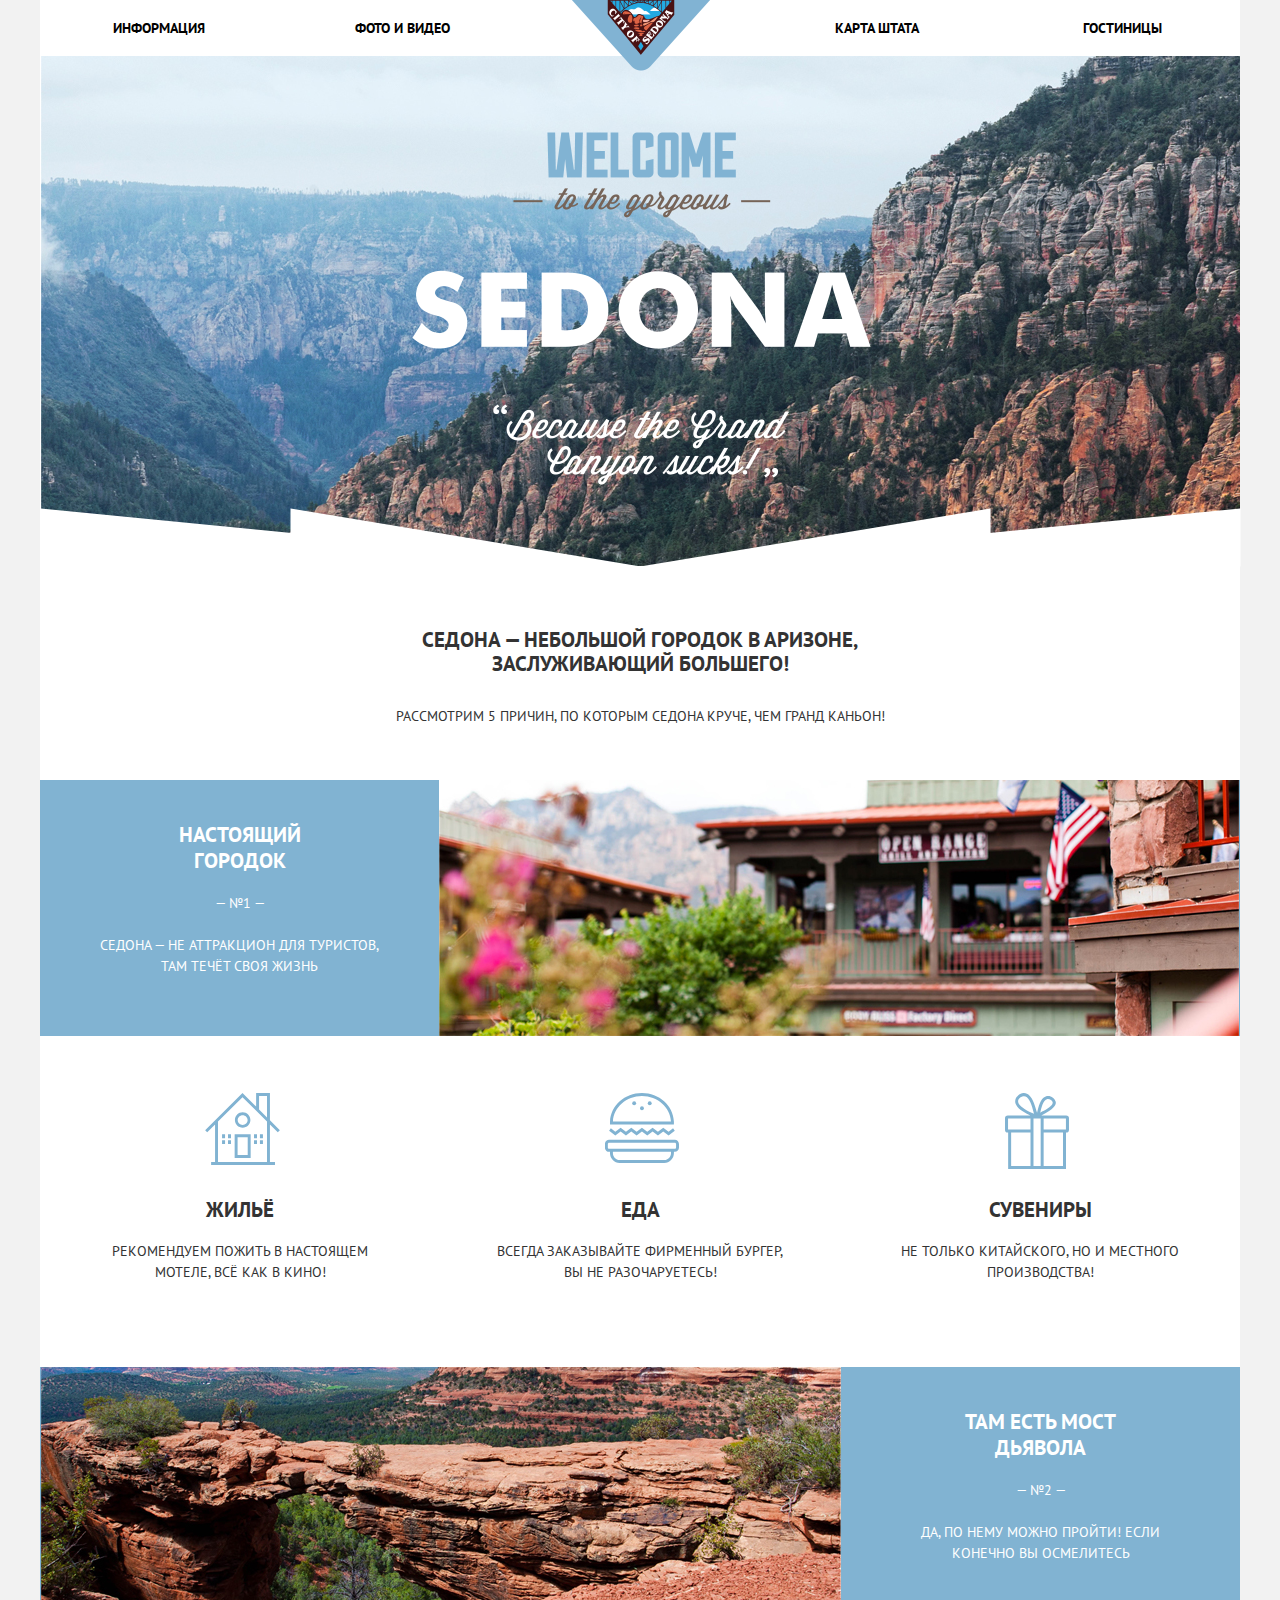
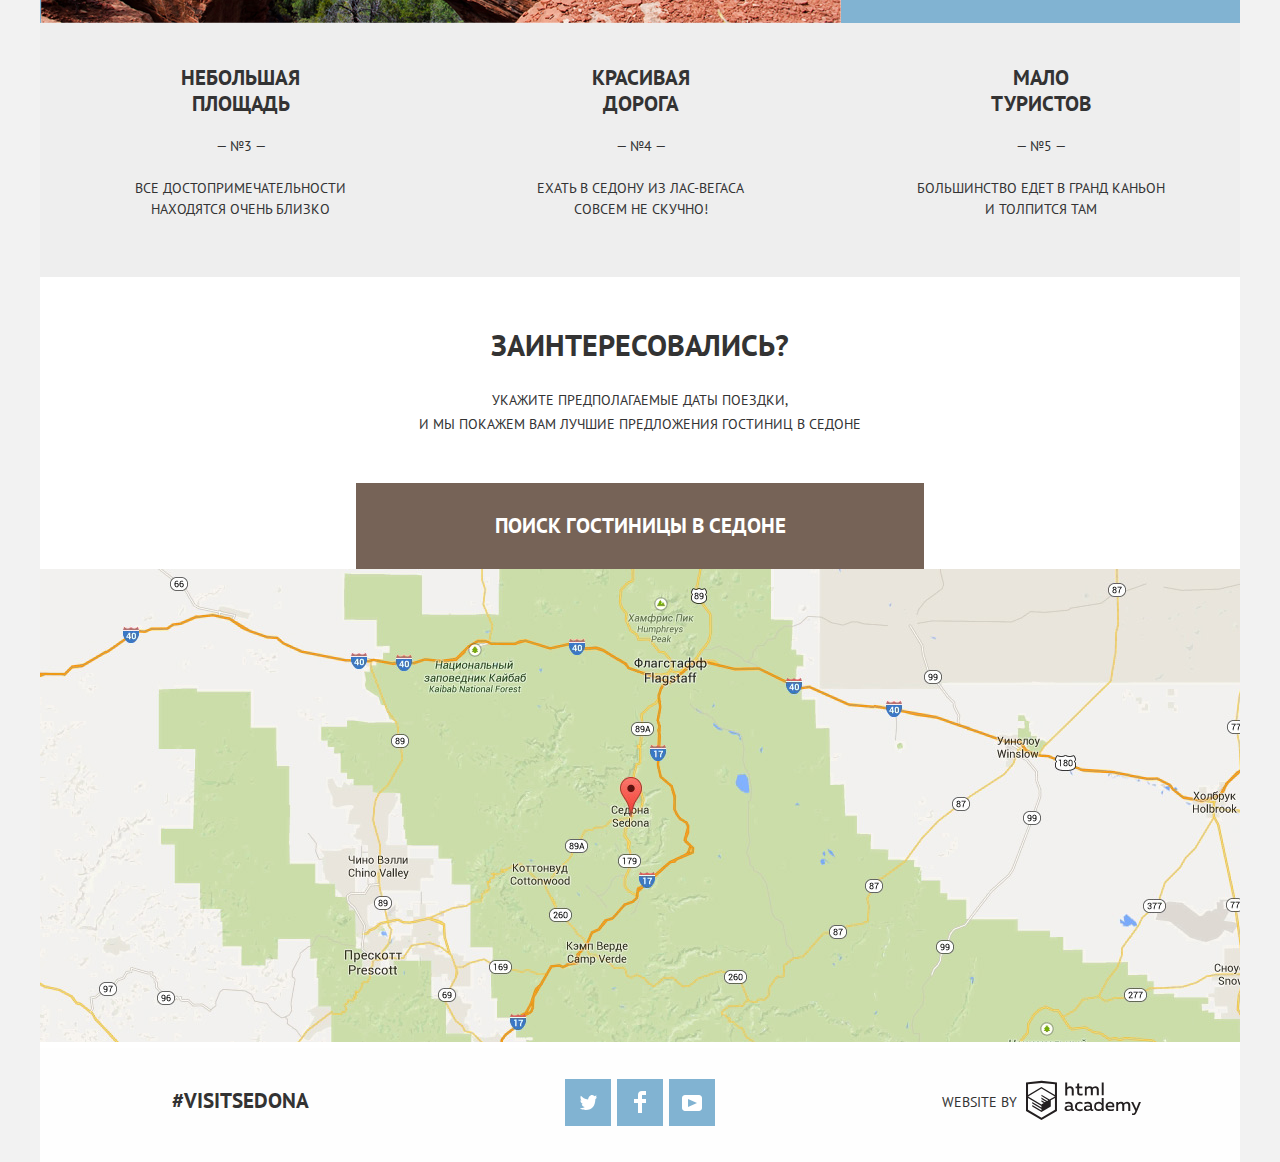
<file: index.html>
<!DOCTYPE html>
<html lang="ru">
<head>
    <meta charset="UTF-8">
    <title>Sedona</title>
    <link href="https://fonts.googleapis.com/css?family=PT+Sans:400,700&amp;subset=cyrillic" rel="stylesheet">
    <link href="css/style.css" rel="stylesheet">
</head>
<body>
<header class="main-header">

    <a class="main-header-logo"><img src="img/logo.png" width="140" height="71" alt="Логотип сайта"></a>
    <nav class="main-navigation">
        <ul class="site-navigation">
            <li class="site-navigation-item"><a href="#">Информация</a></li>
            <li class="site-navigation-item"><a href="#">Фото и видео</a></li>
            <li class="site-navigation-item"><a href="#">Карта штата</a></li>
            <li class="site-navigation-item"><a href="catalog-hotels.html">Гостиницы</a></li>
        </ul>
    </nav>

</header>
<main class="main-page">
    <h1 class="visually-hidden">Поиск гостиниц в Седоне</h1>
    <section class="promo">
        <h2 class="visually-hidden">Седона промо</h2>
        <img class="promo-welcome" src="img/welcome.png" width="459" height="353"
             alt="Лого:Welcome to the gorgeous Sedona ">
        <img class="promo-decor" src="img/polygon.png" width="1201" height="59" alt="">
    </section>

    <section class="features">
        <h2 class="features-title">Седона — небольшой городок в Аризоне,
            заслуживающий большего!</h2>
        <p class="features-text">Рассмотрим 5 причин, по которым Седона круче, чем гранд каньон!</p>
        <div class="features-container">
            <ul class="features-list">
                <li class="features-item features-item-blue">
                    <div class="features-item-container blue-container">
                        <h3>Настоящий
                            городок</h3>
                        <span>— №1 —</span>
                        <p>Седона — не аттракцион для туристов, там течёт своя жизнь</p>
                    </div>
                    <img src="img/feature1.jpg" width="800" height="256" alt="Город Седона">
                </li>
                <li class="offers">
                    <ul class="offers-list">
                        <li class="offers-item">
                            <div class="offers-container">
                                <h3 class="offers-title offers-title-house">Жильё</h3>
                                <p>Рекомендуем пожить в настоящем мотеле, всё как в кино!</p>
                            </div>
                        </li>
                        <li class="offers-item">
                            <div class="offers-container">
                                <h3 class="offers-title offers-title-food">Еда</h3>
                                <p>Всегда заказывайте фирменный бургер, вы не разочаруетесь!</p>
                            </div>
                        </li>
                        <li class="offers-item">
                            <div class="offers-container">
                                <h3 class="offers-title offers-title-souvenirs">Сувениры</h3>
                                <p>Не только китайского, но и местного производства!</p>
                            </div>
                        </li>
                    </ul>
                </li>
                <li class="features-item features-item-blue">
                    <div class="features-item-container blue-container">
                        <h3>Там есть
                            Мост дьявола
                        </h3>
                        <span>— №2 —</span>
                        <p>Да, по нему можно пройти! Если конечно вы осмелитесь</p>
                    </div>
                    <img src="img/feature2.jpg" width="800" height="256" alt="Мост Дьявола">
                </li>
                <li class="features-item features-item-gray">
                    <div class="features-item-container gray-container">
                        <h3>Небольшая
                            площадь</h3>
                        <span>— №3 —</span>
                        <p>Все достопримечательности
                            находятся очень близко</p>
                    </div>
                </li>
                <li class="features-item features-item-gray">
                    <div class="features-item-container gray-container">
                        <h3>Красивая
                            дорога</h3>
                        <span>— №4 —</span>
                        <p>Ехать в Седону из Лас-Вегаса совсем
                            не скучно!</p>
                    </div>
                </li>
                <li class="features-item features-item-gray">
                    <div class="features-item-container gray-container">
                        <h3>Мало
                            туристов</h3>
                        <span>— №5 —</span>
                        <p>Большинство едет в гранд каньон
                            и толпится там</p>
                    </div>
                </li>
            </ul>
        </div>
    </section>
    <section class="search">
        <h2 class="title-search">Заинтересовались?</h2>
        <p>Укажите предполагаемые даты поездки,<br>
            и мы покажем вам лучшие предложения гостиниц в седоне</p>
        <a href="#" class="button button-search">Поиск гостиницы в Седоне</a>
        <section class="modal-search">
            <h2 class="visually-hidden">Модальное окно поиска гостиниц</h2>
            <form class="date-form">
                <div class="date-row ">
                    <label class="date-title" for="arrival-date">Дата заезда:</label>
                    <input class="date-input arrival" type="text" id="arrival-date" value="24 апреля 2017" >
                    <svg class="calendar calendar-one " xmlns="http://www.w3.org/2000/svg" width="21" height="22" viewBox="0 0 21 22">
                        <path d="M19.251 2.025h-2.845V.648c0-.381-.294-.689-.656-.689-.363 0-.656.308-.656.689v1.377h-3.938V.648c0-.381-.294-.689-.655-.689-.363 0-.657.308-.657.689v1.377H5.906V.648c0-.381-.294-.689-.656-.689-.363 0-.657.308-.657.689v1.377H1.75C.784 2.025 0 2.847 0 3.862v16.302C0 21.179.784 22 1.75 22h17.501c.966 0 1.749-.821 1.749-1.836V3.862c0-1.015-.783-1.837-1.749-1.837zm.437 18.139a.448.448 0 0 1-.437.459H1.75a.45.45 0 0 1-.438-.459V3.862a.45.45 0 0 1 .438-.459h2.844v1.378c0 .381.294.689.657.689.362 0 .656-.308.656-.689V3.403h3.938v1.378c0 .381.294.689.657.689.361 0 .655-.308.655-.689V3.403h3.938v1.378c0 .381.293.689.656.689.362 0 .656-.308.656-.689V3.403h2.845c.241 0 .437.206.437.459v16.302z"/>
                        <path d="M4.594 8.225h2.625v2.066H4.594zM4.594 11.668h2.625v2.067H4.594zM4.594 15.112h2.625v2.066H4.594zM9.188 15.112h2.625v2.066H9.188zM9.188 11.668h2.625v2.067H9.188zM9.188 8.225h2.625v2.066H9.188zM13.781 15.112h2.625v2.066h-2.625zM13.781 11.668h2.625v2.067h-2.625zM13.781 8.225h2.625v2.066h-2.625z"/>
                    </svg>
                </div>
                <div class="date-row">
                    <label class="date-title" for="departure-date">Дата выезда:</label>
                    <input class="date-input departure" type="text" id="departure-date" value="4 июля 2017">
                    <svg class="calendar calendar-two" xmlns="http://www.w3.org/2000/svg" width="21" height="22" viewBox="0 0 21 22">
                        <path d="M19.251 2.025h-2.845V.648c0-.381-.294-.689-.656-.689-.363 0-.656.308-.656.689v1.377h-3.938V.648c0-.381-.294-.689-.655-.689-.363 0-.657.308-.657.689v1.377H5.906V.648c0-.381-.294-.689-.656-.689-.363 0-.657.308-.657.689v1.377H1.75C.784 2.025 0 2.847 0 3.862v16.302C0 21.179.784 22 1.75 22h17.501c.966 0 1.749-.821 1.749-1.836V3.862c0-1.015-.783-1.837-1.749-1.837zm.437 18.139a.448.448 0 0 1-.437.459H1.75a.45.45 0 0 1-.438-.459V3.862a.45.45 0 0 1 .438-.459h2.844v1.378c0 .381.294.689.657.689.362 0 .656-.308.656-.689V3.403h3.938v1.378c0 .381.294.689.657.689.361 0 .655-.308.655-.689V3.403h3.938v1.378c0 .381.293.689.656.689.362 0 .656-.308.656-.689V3.403h2.845c.241 0 .437.206.437.459v16.302z"/>
                        <path d="M4.594 8.225h2.625v2.066H4.594zM4.594 11.668h2.625v2.067H4.594zM4.594 15.112h2.625v2.066H4.594zM9.188 15.112h2.625v2.066H9.188zM9.188 11.668h2.625v2.067H9.188zM9.188 8.225h2.625v2.066H9.188zM13.781 15.112h2.625v2.066h-2.625zM13.781 11.668h2.625v2.067h-2.625zM13.781 8.225h2.625v2.066h-2.625z"/>
                    </svg>
                </div>
                <div class="quantity">

                    <div class="adult-quantity">
                        <label class="adult-title" for="adult">Взрослые:</label>
                        <div class="booking-button">
                            <button class="btn-grey icon-minus" type="button"></button>
                            <input class="input-quantity" id="adult" type="text" value="2">
                            <button class="btn-grey icon-plus"></button>
                        </div>
                    </div>
                    <label class="child-title" for="child">Дети:</label>
                    <div class="child-quantity">
                        <button class="btn-grey icon-minus" type="button"></button>
                        <input class="input-quantity" id="child" type="text" value="0">
                        <button class="btn-grey icon-plus"></button>
                    </div>
                </div>
                <button type="submit" class="button button-modal-search">Найти</button>
            </form>
        </section>
    </section>
    <section class="map">
        <h2 class="visually-hidden">Наши координаты</h2>
        <iframe src="https://www.google.com/maps/embed?pb=!1m18!1m12!1m3!1d52385.13565774555!2d-111.8301578595786!3d34.854443815278216!2m3!1f0!2f0!3f0!3m2!1i1024!2i768!4f13.1!3m3!1m2!1s0x872da132f942b00d%3A0x5548c523fa6c8efd!2z0KHQtdC00L7QvdCwLCDQkNGA0LjQt9C-0L3QsCA4NjMzNiwg0KHQqNCQ!5e0!3m2!1sru!2sru!4v1552482958997" width="1200" height="473" style="border:0" allowfullscreen></iframe>

    </section>
</main>
<footer class="main-footer">
    <b class="footer-hashtag">#visitSEDONA</b>
    <ul class="footer-social-list">
        <li class="footer-social-item">
            <a href="#" class="social-link social-link-tw" aria-label="Твиттер">
                <svg xmlns="http://www.w3.org/2000/svg" xmlns:xlink="http://www.w3.org/1999/xlink" width="17"
                     height="15" viewBox="0 0 17 15">
                    <path fill="#FFF"
                          d="M10.95.144c1.685-.496 2.984.27 3.577 1.179.673-.231 1.331-.481 2.011-.708a2.345 2.345 0 0 1-.857 1.768c.685.17 1.304-.491 1.304-.491-.169 1-1.006 1.788-1.563 2.024-.231 6.75-3.175 11.217-10.077 11.082h-.446c-.41 0-4.164-.46-4.898-1.887 2.271.196 3.893-.422 4.693-1.177-.96-.3-2.679-.477-2.979-2.95.349.106.564.228 1.19.119C1.705 8.247.374 7.53.448 5.33c.285.328 1.067.536 1.34.472C1.085 5.561-.182 2.442.894.85c1.818 1.854 3.735 3.606 7.152 3.773C8.254 2.33 9.183.793 10.95.144z"/>
                </svg>
            </a>
        </li>
        <li class="footer-social-item">
            <a href="#" class="social-link social-link-fb" aria-label="Фейсбук">
                <svg xmlns="http://www.w3.org/2000/svg" width="12" height="22" viewBox="0 0 12 22">
                    <path fill="#FFF" d="M12 4V0H8a4 4 0 0 0-4 4v4H0v4h4v10h4V12h4V8H8V4h4z"/>
                </svg>
            </a>
        </li>
        <li class="footer-social-item">
            <a href="#" class="social-link social-link-yt" aria-label="Ютуб">
                <svg xmlns="http://www.w3.org/2000/svg" xmlns:xlink="http://www.w3.org/1999/xlink" width="20"
                     height="16" viewBox="0 0 20 16">
                    <path fill="#FFF"
                          d="M17 0H3C1.35 0 0 1.35 0 3v10c0 1.65 1.35 3 3 3h14c1.65 0 3-1.35 3-3V3c0-1.65-1.35-3-3-3zM6.027 11.998V4.002L15.014 8l-8.987 3.998z"/>
                </svg>

            </a>
        </li>
    </ul>
    <div class="footer-copyright">
        <p>Website by</p>
        <a class="footer-copyright-link" href="#">
            <svg id="Layer_1" data-name="Layer 1" xmlns="http://www.w3.org/2000/svg" width="115" height="41"
                 viewBox="0 0 108.08 36.85"><title>logo-htmlacademy-small1</title>
                <path d="M44.61,26.88a2,2,0,0,0,.55-0.1v1.33a3.25,3.25,0,0,1-1.18.21,1.67,1.67,0,0,1-1.67-1,4.84,4.84,0,0,1-3.14,1.08c-1.51,0-2.91-.83-2.91-2.55,0-2.13,2-2.79,3.71-2.79a11.08,11.08,0,0,1,2.17.25v-0.3c0-1-.76-1.77-2.19-1.77a7.42,7.42,0,0,0-3,.64v-1.7a10.21,10.21,0,0,1,3.19-.55c2.36,0,3.81,1.12,3.81,3.65v3a0.54,0.54,0,0,0,.49.59h0.17Zm-6.44-1.13A1.35,1.35,0,0,0,39.63,27h0.11a3.39,3.39,0,0,0,2.41-1V24.58a9.72,9.72,0,0,0-1.81-.21c-1,0-2.16.33-2.16,1.38h0Zm12.36-6.11a5,5,0,0,1,2.57.64V22a4.08,4.08,0,0,0-2.3-.7,2.75,2.75,0,1,0,0,5.49,5,5,0,0,0,2.43-.64v1.71a6.27,6.27,0,0,1-2.76.57A4.21,4.21,0,0,1,46,24.51q0-.21,0-0.41a4.32,4.32,0,0,1,4.18-4.46h0.38Zm12.17,7.24a2,2,0,0,0,.55-0.1v1.33a3.25,3.25,0,0,1-1.18.21,1.67,1.67,0,0,1-1.67-1,4.84,4.84,0,0,1-3.14,1.08c-1.51,0-2.91-.83-2.91-2.55,0-2.13,2-2.79,3.71-2.79a11.08,11.08,0,0,1,2.17.25v-0.3c0-1-.76-1.77-2.19-1.77a7.42,7.42,0,0,0-3,.64v-1.7a10.21,10.21,0,0,1,3.19-.55c2.36,0,3.81,1.12,3.81,3.65v3a0.54,0.54,0,0,0,.49.59h0.17Zm-6.44-1.13A1.35,1.35,0,0,0,57.73,27h0.11a3.39,3.39,0,0,0,2.41-1V24.58a9.72,9.72,0,0,0-1.81-.21c-1.06,0-2.16.33-2.16,1.38h0ZM73,16V28.2H71.35V26.88a3.88,3.88,0,0,1-3.19,1.54,4.4,4.4,0,0,1,0-8.78,3.81,3.81,0,0,1,3,1.3V16H73Zm-4.53,5.22a2.76,2.76,0,1,0,0,5.52A2.86,2.86,0,0,0,71.15,25V23A2.91,2.91,0,0,0,68.49,21.27ZM79,19.64c3.31,0,4.46,2.68,3.92,5.09H76.7c0.21,1.5,1.67,2.11,3.19,2.11a6.11,6.11,0,0,0,2.64-.59v1.6a7.14,7.14,0,0,1-3,.57C77,28.42,74.78,27,74.78,24a4.18,4.18,0,0,1,4-4.39H79Zm0.09,1.54a2.28,2.28,0,0,0-2.44,2.1v0.06H81.3A2,2,0,0,0,79.13,21.18Zm5.73,7V19.87h1.65v1a3.81,3.81,0,0,1,2.78-1.27A2.86,2.86,0,0,1,91.89,21a4.12,4.12,0,0,1,2.91-1.33A3.06,3.06,0,0,1,98,23V28.2h-1.9V23.05a1.59,1.59,0,0,0-1.42-1.75H94.42a2.8,2.8,0,0,0-2.07,1.12V28.2h-1.9V23.05A1.59,1.59,0,0,0,89,21.31H88.8a3,3,0,0,0-2.21,1.29v5.63H84.86Zm21.31-8.33h1.9l-3.91,9.46c-0.9,2.17-2.09,2.86-3.35,2.86a4.76,4.76,0,0,1-1.1-.14V30.46a2.86,2.86,0,0,0,.85.12c0.9,0,1.58-.64,2.07-1.9l0.17-.42-4-8.4h2l2.86,6.29ZM38.73,1.46V6.22a3.81,3.81,0,0,1,2.7-1.14,3.25,3.25,0,0,1,3.44,3.4v5.15H43V8.72a1.81,1.81,0,0,0-1.61-2h-0.3a2.93,2.93,0,0,0-2.32,1.39v5.52h-1.9V1.46h1.9ZM49.94,2.31v3h3V6.91h-3v3.81c0,1.1.5,1.46,1.58,1.46a4.49,4.49,0,0,0,1.69-.33v1.6A6.8,6.8,0,0,1,51,13.8a2.55,2.55,0,0,1-2.86-2.74V6.89H46.58V5.26h1.5V2.74Zm5.4,11.31V5.28H57v1A3.81,3.81,0,0,1,59.77,5a2.86,2.86,0,0,1,2.6,1.33A4.12,4.12,0,0,1,65.28,5,3.06,3.06,0,0,1,68.44,8.4v5.21h-1.9V8.46a1.59,1.59,0,0,0-1.42-1.75H64.89a2.8,2.8,0,0,0-2.07,1.12v5.78h-1.9V8.46A1.59,1.59,0,0,0,59.5,6.71H59.27A3,3,0,0,0,57.06,8v5.63H55.34ZM71.17,1.45H73V13.6H71.17V1.45ZM14.71,0H14.55L0,1.54V28.21l14.55,8.66,14.55-8.66V1.54Zm12.5,27.1L14.55,34.64,1.9,27.12V16.18l12.59,7.5V25L5.86,19.9v1.31l8.68,5.21v1.39L5.87,22.65V24l8.68,5.21,8.75-5.24V18.31L27.2,16V27.12Zm0-12.53-3.48,2-1.6,1L14.51,13v1.31L21,18.23H21l-0.14.09-1,.54-5.37-3.2V17l4.24,2.52-1,.67-3.2-1.9v1.31l2.1,1.24L14.5,22.1,2,14.65,14.51,7.11Zm0-1.32L14.49,5.76,1.91,13.25v-10L14.56,1.92,27.21,3.25v10h0Z"
                      transform="translate(0 -0.02)" fill="#231f20"/>
            </svg>

        </a>
    </div>
</footer>
<script src="js/form.js"></script>
</body>
</html>
</file>
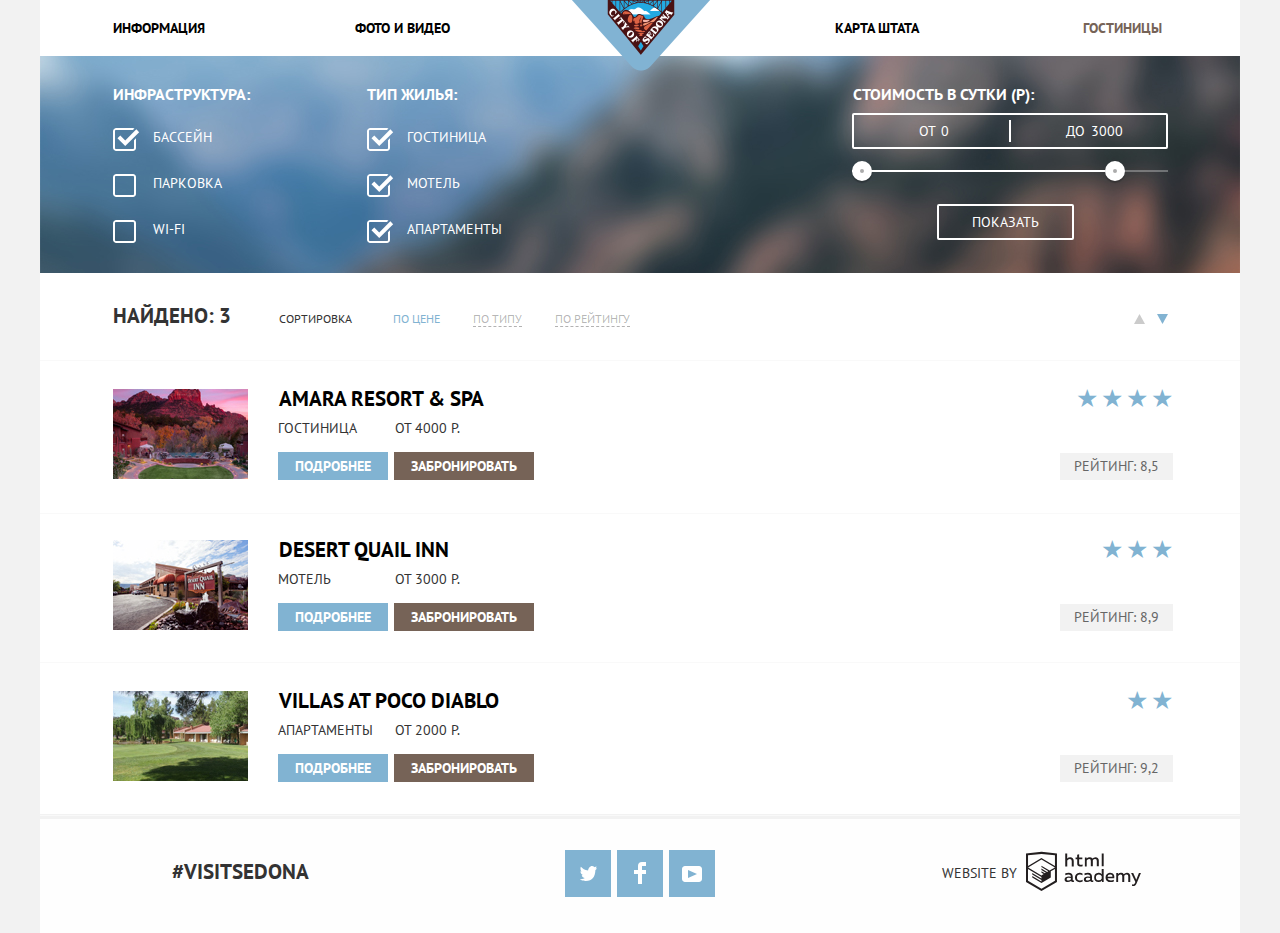
<file: catalog-hotels.html>
<!DOCTYPE html>
<html lang="ru">
<head>
    <meta charset="UTF-8">
    <title>Каталог отелей в Седоне</title>
    <link href="https://fonts.googleapis.com/css?family=PT+Sans:400,700&amp;subset=cyrillic" rel="stylesheet">
    <link href="css/style.css" rel="stylesheet">
</head>
<body>
<header class="main-header">
    <a class="main-header-logo" href="index.html"><img src="img/logo.png" width="140" height="71" alt="Логотип сайта"></a>
    <nav class="main-navigation">
        <ul class="site-navigation">
            <li class="site-navigation-item"><a href="#">Информация</a></li>
            <li class="site-navigation-item"><a href="#">Фото и видео</a></li>
            <li class="site-navigation-item"><a href="#">Карта штата</a></li>
            <li class="site-navigation-item site-navigation-item-current"><a href="#">Гостиницы</a></li>
        </ul>
    </nav>
</header>
<div class="main-wrapper">
<main class="inner-page">
    <h1 class="visually-hidden">Поиск отелей в Седоне</h1>
    <section class="filter">
        <h2 class="visually-hidden">Фильтр отелей</h2>
        <form class="filter-form">
            <fieldset class="filter-group">
                <legend class="group-title">Инфраструктура:</legend>
                <div class="infrastructure">
                    <input type="checkbox" class="visually-hidden filter-input filter-input-check" name="pool"
                           value="Бассейн" id="pool" checked>
                    <label class="infrastructure-title" for="pool">Бассейн</label>
                    <input type="checkbox" class="visually-hidden filter-input filter-input-check" name="parking"
                           value="Парковка" id="parking">
                    <label class="infrastructure-title" for="parking">Парковка</label>
                    <input type="checkbox" class="visually-hidden filter-input filter-input-check" name="Wi-Fi"
                           value="Wi-Fi" id="Wi-fi">
                    <label class="infrastructure-title" for="Wi-fi">Wi-Fi</label>
                </div>
            </fieldset>
            <fieldset class="filter-group">
                <legend class="group-title">Тип жилья:</legend>
                <div class="typeOfhousing">
                    <input type="checkbox" class="visually-hidden filter-input filter-input-check" name="Hotel"
                           value="Отель" id="hotel" checked>
                    <label class="infrastructure-title" for="hotel">Гостиница</label>
                    <input type="checkbox" class="visually-hidden filter-input filter-input-check" name="Motel"
                           value="Мотель" id="motel" checked>
                    <label class="infrastructure-title" for="motel">Мотель</label>
                    <input type="checkbox" class="visually-hidden filter-input filter-input-check" name="Apartment"
                           value="Апартаменты" id="apartment" checked>
                    <label class="infrastructure-title" for="apartment">Апартаменты</label>
                </div>
            </fieldset>
            <fieldset class="filter-group">
                <legend class="group-title cost-title">Стоимость в сутки (р):</legend>
                <div class="cost">

                    <div class="price-controls">
                        <label class="min-price">от <input type="text" name="min-price" value="0"></label>
                        <label class="max-price">до <input type="text" name="max-price" value="3000"></label>

                    </div>
                    <div class="range-controls">
                        <div class="scale">
                            <div class="bar"></div>
                        </div>
                        <div class="range-toggle range-toggle-min"></div>
                        <div class="range-toggle range-toggle-max"></div>

                    </div>

                </div>
                <button class="btn-transparent" type="submit">Показать</button>
            </fieldset>

        </form>
    </section>
    <section class="result">
        <h2 class="visually-hidden">Результаты поиска</h2>
        <div class="result-search">
            <p class="result-title">Найдено: 3</p>
        </div>
        <div class="result-sort">
            <h3 class="sort-title">Сортировка</h3>
            <ul class="sort-list">
                <li class="sort-item sort-item-current"><a href="#">по цене</a></li>
                <li class="sort-item"><a href="#">по типу</a></li>
                <li class="sort-item"><a href="#">по рейтингу</a></li>
            </ul>
        </div>
        <div class="result-control">
            <a class="control control-up " href="#"><span class="visually-hidden">Вверх</span>
                <svg xmlns="http://www.w3.org/2000/svg" width="11" height="10" viewBox="0 0 11 10">
                    <path fill="#231F20" d="M5.5 0L0 10h11z"/>
                </svg>
            </a>
            <a class="control control-down control-current" href="#"><span class="visually-hidden">Вниз</span>
                <svg xmlns="http://www.w3.org/2000/svg" width="11" height="10" viewBox="0 0 11 10">
                    <path fill="#231F20" d="M5.5 10L0 0h11"/>
                </svg>
            </a>
        </div>
    </section>
    <section class="catalog">
        <h2 class="visually-hidden">Список отелей</h2>
        <ul class="catalog-list">
            <li class="catalog-item">
                <div class="catalog-image">
                    <img class="catalog-photo" src="img/photo1.jpg" width="135" height="90"
                         alt="Фото гостиницы Amara Resort & Spa ">
                </div>
                <div class="catalog-item-container">
                    <h3 class="title-hotel"><a href="#">Amara Resort & Spa</a></h3>
                    <div class="price-container">
                        <p class="type">Гостиница</p>
                        <p class="price">от 4000 р.</p>
                    </div>
                    <div class="button-container">
                        <a href="#" class="button button-more">Подробнее</a>
                        <a href="#" class="button button-booking">Забронировать</a>
                    </div>
                </div>
                <div class="rating-container">
                    <div class="rating-icon">
                        <span class="star-icon"></span>
                        <span class="star-icon"></span>
                        <span class="star-icon"></span>
                        <span class="star-icon"></span>
                    </div>
                    <p class="rating">Рейтинг: 8,5</p>
                </div>
            </li>
            <li class="catalog-item">
                <div class="catalog-image">
                    <img class="catalog-photo" src="img/photo2.jpg" width="135" height="90"
                         alt="Фото отеля Desert Quail Inn">
                </div>
                <div class="catalog-item-container">
                    <h3 class="title-hotel"><a href="#">Desert Quail Inn</a></h3>
                    <div class="price-container">
                        <p class="type">Мотель</p>
                        <p class="price">от 3000 р.</p>
                    </div>
                    <div class="button-container">
                        <a href="#" class="button button-more">Подробнее</a>
                        <a href="#" class="button button-booking">Забронировать</a>
                    </div>
                </div>
                <div class="rating-container">
                    <div class="rating-icon">
                        <span class="star-icon"></span>
                        <span class="star-icon"></span>
                        <span class="star-icon"></span>
                     </div>
                    <p class="rating">Рейтинг: 8,9</p>
                </div>
            </li>
            <li class="catalog-item">
                <div class="catalog-image">
                    <img class="catalog-photo" src="img/photo3.jpg" width="135" height="90"
                         alt="Фото апартаментов Villas at Poco Diablo">
                </div>
                <div class="catalog-item-container">
                    <h3 class="title-hotel"><a href="#">Villas at Poco Diablo</a></h3>
                    <div class="price-container">
                        <p class="type">Апартаменты</p>
                        <p class="price">от 2000 р.</p>
                    </div>
                    <div class="button-container">
                        <a href="#" class="button button-more">Подробнее</a>
                        <a href="#" class="button button-booking">Забронировать</a>
                    </div>
                </div>
                <div class="rating-container">
                    <div class="rating-icon">
                        <span class="star-icon"></span>
                        <span class="star-icon"></span>
                    </div>
                    <p class="rating">Рейтинг: 9,2</p>
                </div>
            </li>
        </ul>
    </section>
</main>
</div>
<footer class="main-footer">
    <b class="footer-hashtag">#visitSEDONA</b>
    <ul class="footer-social-list">
        <li class="footer-social-item">
            <a href="#" class="social-link social-link-tw" aria-label="Твиттер">
                <svg xmlns="http://www.w3.org/2000/svg" xmlns:xlink="http://www.w3.org/1999/xlink" width="17"
                     height="15" viewBox="0 0 17 15">
                    <path fill="#FFF"
                          d="M10.95.144c1.685-.496 2.984.27 3.577 1.179.673-.231 1.331-.481 2.011-.708a2.345 2.345 0 0 1-.857 1.768c.685.17 1.304-.491 1.304-.491-.169 1-1.006 1.788-1.563 2.024-.231 6.75-3.175 11.217-10.077 11.082h-.446c-.41 0-4.164-.46-4.898-1.887 2.271.196 3.893-.422 4.693-1.177-.96-.3-2.679-.477-2.979-2.95.349.106.564.228 1.19.119C1.705 8.247.374 7.53.448 5.33c.285.328 1.067.536 1.34.472C1.085 5.561-.182 2.442.894.85c1.818 1.854 3.735 3.606 7.152 3.773C8.254 2.33 9.183.793 10.95.144z"/>
                </svg>
            </a>
        </li>
        <li class="footer-social-item">
            <a href="#" class="social-link social-link-fb" aria-label="Фейсбук">
                <svg xmlns="http://www.w3.org/2000/svg" width="12" height="22" viewBox="0 0 12 22">
                    <path fill="#FFF" d="M12 4V0H8a4 4 0 0 0-4 4v4H0v4h4v10h4V12h4V8H8V4h4z"/>
                </svg>
            </a>
        </li>
        <li class="footer-social-item">
            <a href="#" class="social-link social-link-yt" aria-label="Ютуб">
                <svg xmlns="http://www.w3.org/2000/svg" xmlns:xlink="http://www.w3.org/1999/xlink" width="20"
                     height="16" viewBox="0 0 20 16">
                    <path fill="#FFF"
                          d="M17 0H3C1.35 0 0 1.35 0 3v10c0 1.65 1.35 3 3 3h14c1.65 0 3-1.35 3-3V3c0-1.65-1.35-3-3-3zM6.027 11.998V4.002L15.014 8l-8.987 3.998z"/>
                </svg>

            </a>
        </li>
    </ul>
    <div class="footer-copyright">
        <p>Website by</p>
        <a class="footer-copyright-link" href="#">
            <svg id="Layer_1" data-name="Layer 1" xmlns="http://www.w3.org/2000/svg" width="115" height="41"
                 viewBox="0 0 108.08 36.85"><title>logo-htmlacademy-small1</title>
                <path d="M44.61,26.88a2,2,0,0,0,.55-0.1v1.33a3.25,3.25,0,0,1-1.18.21,1.67,1.67,0,0,1-1.67-1,4.84,4.84,0,0,1-3.14,1.08c-1.51,0-2.91-.83-2.91-2.55,0-2.13,2-2.79,3.71-2.79a11.08,11.08,0,0,1,2.17.25v-0.3c0-1-.76-1.77-2.19-1.77a7.42,7.42,0,0,0-3,.64v-1.7a10.21,10.21,0,0,1,3.19-.55c2.36,0,3.81,1.12,3.81,3.65v3a0.54,0.54,0,0,0,.49.59h0.17Zm-6.44-1.13A1.35,1.35,0,0,0,39.63,27h0.11a3.39,3.39,0,0,0,2.41-1V24.58a9.72,9.72,0,0,0-1.81-.21c-1,0-2.16.33-2.16,1.38h0Zm12.36-6.11a5,5,0,0,1,2.57.64V22a4.08,4.08,0,0,0-2.3-.7,2.75,2.75,0,1,0,0,5.49,5,5,0,0,0,2.43-.64v1.71a6.27,6.27,0,0,1-2.76.57A4.21,4.21,0,0,1,46,24.51q0-.21,0-0.41a4.32,4.32,0,0,1,4.18-4.46h0.38Zm12.17,7.24a2,2,0,0,0,.55-0.1v1.33a3.25,3.25,0,0,1-1.18.21,1.67,1.67,0,0,1-1.67-1,4.84,4.84,0,0,1-3.14,1.08c-1.51,0-2.91-.83-2.91-2.55,0-2.13,2-2.79,3.71-2.79a11.08,11.08,0,0,1,2.17.25v-0.3c0-1-.76-1.77-2.19-1.77a7.42,7.42,0,0,0-3,.64v-1.7a10.21,10.21,0,0,1,3.19-.55c2.36,0,3.81,1.12,3.81,3.65v3a0.54,0.54,0,0,0,.49.59h0.17Zm-6.44-1.13A1.35,1.35,0,0,0,57.73,27h0.11a3.39,3.39,0,0,0,2.41-1V24.58a9.72,9.72,0,0,0-1.81-.21c-1.06,0-2.16.33-2.16,1.38h0ZM73,16V28.2H71.35V26.88a3.88,3.88,0,0,1-3.19,1.54,4.4,4.4,0,0,1,0-8.78,3.81,3.81,0,0,1,3,1.3V16H73Zm-4.53,5.22a2.76,2.76,0,1,0,0,5.52A2.86,2.86,0,0,0,71.15,25V23A2.91,2.91,0,0,0,68.49,21.27ZM79,19.64c3.31,0,4.46,2.68,3.92,5.09H76.7c0.21,1.5,1.67,2.11,3.19,2.11a6.11,6.11,0,0,0,2.64-.59v1.6a7.14,7.14,0,0,1-3,.57C77,28.42,74.78,27,74.78,24a4.18,4.18,0,0,1,4-4.39H79Zm0.09,1.54a2.28,2.28,0,0,0-2.44,2.1v0.06H81.3A2,2,0,0,0,79.13,21.18Zm5.73,7V19.87h1.65v1a3.81,3.81,0,0,1,2.78-1.27A2.86,2.86,0,0,1,91.89,21a4.12,4.12,0,0,1,2.91-1.33A3.06,3.06,0,0,1,98,23V28.2h-1.9V23.05a1.59,1.59,0,0,0-1.42-1.75H94.42a2.8,2.8,0,0,0-2.07,1.12V28.2h-1.9V23.05A1.59,1.59,0,0,0,89,21.31H88.8a3,3,0,0,0-2.21,1.29v5.63H84.86Zm21.31-8.33h1.9l-3.91,9.46c-0.9,2.17-2.09,2.86-3.35,2.86a4.76,4.76,0,0,1-1.1-.14V30.46a2.86,2.86,0,0,0,.85.12c0.9,0,1.58-.64,2.07-1.9l0.17-.42-4-8.4h2l2.86,6.29ZM38.73,1.46V6.22a3.81,3.81,0,0,1,2.7-1.14,3.25,3.25,0,0,1,3.44,3.4v5.15H43V8.72a1.81,1.81,0,0,0-1.61-2h-0.3a2.93,2.93,0,0,0-2.32,1.39v5.52h-1.9V1.46h1.9ZM49.94,2.31v3h3V6.91h-3v3.81c0,1.1.5,1.46,1.58,1.46a4.49,4.49,0,0,0,1.69-.33v1.6A6.8,6.8,0,0,1,51,13.8a2.55,2.55,0,0,1-2.86-2.74V6.89H46.58V5.26h1.5V2.74Zm5.4,11.31V5.28H57v1A3.81,3.81,0,0,1,59.77,5a2.86,2.86,0,0,1,2.6,1.33A4.12,4.12,0,0,1,65.28,5,3.06,3.06,0,0,1,68.44,8.4v5.21h-1.9V8.46a1.59,1.59,0,0,0-1.42-1.75H64.89a2.8,2.8,0,0,0-2.07,1.12v5.78h-1.9V8.46A1.59,1.59,0,0,0,59.5,6.71H59.27A3,3,0,0,0,57.06,8v5.63H55.34ZM71.17,1.45H73V13.6H71.17V1.45ZM14.71,0H14.55L0,1.54V28.21l14.55,8.66,14.55-8.66V1.54Zm12.5,27.1L14.55,34.64,1.9,27.12V16.18l12.59,7.5V25L5.86,19.9v1.31l8.68,5.21v1.39L5.87,22.65V24l8.68,5.21,8.75-5.24V18.31L27.2,16V27.12Zm0-12.53-3.48,2-1.6,1L14.51,13v1.31L21,18.23H21l-0.14.09-1,.54-5.37-3.2V17l4.24,2.52-1,.67-3.2-1.9v1.31l2.1,1.24L14.5,22.1,2,14.65,14.51,7.11Zm0-1.32L14.49,5.76,1.91,13.25v-10L14.56,1.92,27.21,3.25v10h0Z"
                      transform="translate(0 -0.02)" fill="#231f20"/>
            </svg>

        </a>
    </div>
</footer>
</body>
</html>
</file>
<file: css/style.css>
@-webkit-keyframes shake {
    0%, 100% {
        -webkit-transform: translateX(0);
        transform: translateX(0);
    }
    10%,
    30%,
    50%,
    70%,
    90% {
        -webkit-transform: translateX(-10px);
        transform: translateX(-10px);
    }
    20%,
    40%,
    60%,
    80% {
        -webkit-transform: translateX(10px);
        transform: translateX(10px);
    }
}
@keyframes shake {
    0%, 100% {
        -webkit-transform: translateX(0);
        transform: translateX(0);
    }
    10%,
    30%,
    50%,
    70%,
    90% {
        -webkit-transform: translateX(-10px);
        transform: translateX(-10px);
    }
    20%,
    40%,
    60%,
    80% {
        -webkit-transform: translateX(10px);
        transform: translateX(10px);
    }
}
body {
    font-family: "PT Sans", Arial, sans-serif;
    font-size: 14px;
    line-height: 21px;
    font-weight: 400;
    background-color: #f2f2f2;
    color: #333333;
    text-transform: uppercase;
    min-width: 1280px;
    margin: 0;
    padding: 0;
}
a {
    text-decoration: none;
}
img {
    max-width: 100%;
    height: auto;
}
button,
input,
optgroup,
select,
textarea {
    font: inherit;
    margin: 0;
}
.visually-hidden {
    position: absolute;
    width: 1px;
    height: 1px;
    margin: -1px;
    border: 0;
    padding: 0;
    white-space: nowrap;
    -webkit-clip-path: inset(100%);
    clip-path: inset(100%);
    clip: rect(0 0 0 0);
    overflow: hidden;
}
.main-header {
    background-color: #ffffff;
    width: 1200px;
    margin: 0 auto;
    position: relative;
}
.main-header-logo {
    position: absolute;
    left: 531px;
    z-index: 1;
}
.main-navigation {
    width: 1200px;
}
.site-navigation {
    list-style: none;
    display: -webkit-box;
    display: -ms-flexbox;
    display: flex;
    padding: 0;
    margin: 0;
    -webkit-box-sizing: border-box;
    box-sizing: border-box;
    width: 1200px;
}
.site-navigation-item {
    margin: 0;
    padding: 15px 75px;
}
.site-navigation-item:first-child {
    padding-left: 73px;
}
.site-navigation-item:nth-child(2) {
    margin-right: 235px;
}
.site-navigation-item:last-child {
    padding-left: 89px;
    padding-right: 0;
}
.site-navigation a {
    color: #000000;
    text-decoration: none;
    line-height: 26px;
    font-weight: 700;
    display: block;
}
.site-navigation-item a:hover,
.site-navigation-item a:focus {
    color: #81b3d2;
}
.site-navigation-item a:active {
    color: rgba(0, 0, 0, 0.3);
}
.site-navigation-item-current a {
    color: #766357;
}
.site-navigation-item-current a:hover,
.site-navigation-item-current a:focus,
.site-navigation-item-current a:active {
    color: #766357;
}
.main-wrapper {
    min-width: 1200px;
    margin: 0 auto;
}
.main-page,
.inner-page {
    width: 1200px;
    margin: 0 auto;
    background-color: #ffffff;
    position: relative;
    display: block;
}
.promo {
    min-height: 510px;
    width: 1199px;
    background-color: #3d75a0;
    background-image: url("../img/background photo.jpg");
    background-repeat: no-repeat;
    background-position: 0 -54px;
    margin: 0 auto;
}
.promo-welcome {
    margin-top: 76px;
    margin-bottom: 17px;
    margin-left: 371px;
}
.promo-decor {
    margin-bottom: -7px;
    max-width: 1202px;
    margin-left: -1px;
}
.features {
    background-color: #ffffff;
    text-align: center;
    margin: 0 auto;
}
.features-title {
    font-size: 21px;
    line-height: 24px;
    font-weight: 700;
    width: 440px;
    text-align: center;
    margin: 62px auto;
}
.features-text {
    margin-top: -32px;
    text-align: center;
}
.features-list {
    list-style: none;
    margin: 0;
    padding: 0;
    margin-top: 53px;
    display: -webkit-box;
    display: -ms-flexbox;
    display: flex;
    -ms-flex-wrap: wrap;
    flex-wrap: wrap;
}
.features-item {
    width: 1200px;
    display: -webkit-box;
    display: -ms-flexbox;
    display: flex;
    -ms-flex-wrap: wrap;
    flex-wrap: wrap;
}
.features-item-blue {
    width: 1200px;
}
.features-item-blue:nth-child(3) {
    -webkit-box-orient: horizontal;
    -webkit-box-direction: reverse;
    -ms-flex-direction: row-reverse;
    flex-direction: row-reverse;
}
.features-item-gray {
    width: 400px;
}
.features-item-container {
    display: -webkit-box;
    display: -ms-flexbox;
    display: flex;
    -webkit-box-orient: vertical;
    -webkit-box-direction: normal;
    -ms-flex-direction: column;
    flex-direction: column;
    margin-bottom: 43px;
}
.features-item h3 {
    font-size: 21px;
    line-height: 26px;
    font-weight: 700;
    text-align: center;
    width: 151px;
    margin: 42px auto;
}
.features-item span {
    text-align: center;
    margin-top: -23px;
}
.features-item p {
    width: 303px;
    text-align: center;
    padding: 0 48px;
    margin-top: 21px;
}
.gray-container p {
    width: 261px;
    padding: 0 70px;
}
.features-item-blue {
    background-color: #81b3d2;
    color: #ffffff;
}
.features-item-gray {
    background-color: #eeeeee;
}
.offers {
    background-color: #ffffff;
    margin-bottom: 70px;
}
.offers-list {
    list-style: none;
    display: -webkit-box;
    display: -ms-flexbox;
    display: flex;
    margin: 0;
    padding: 0;
    text-align: center;
}
.offers-item {
    display: -webkit-box;
    display: -ms-flexbox;
    display: flex;
    width: 400px;
}
.offers-container {
    position: relative;
    left: -5px;
}
.offers-title {
    font-size: 21px;
    margin-top: 163px;
}
.offers-title::before {
    content: "";
    position: absolute;
    left: 170px;
    top: 57px;
}
.offers-title-house:before {
    background-image: url("../img/icon-1.svg");
    width: 75px;
    height: 72px;
}
.offers-title-food:before {
    background-image: url("../img/icon-3.svg");
    width: 74px;
    height: 70px;
}
.offers-title-souvenirs:before {
    background-image: url("../img/icon-2.svg");
    width: 64px;
    height: 76px;
}
.offers-item p {
    width: 290px;
    padding: 0 60px;
}
.search {
    background-color: #ffffff;
}
.title-search {
    font-size: 30px;
    line-height: 36px;
    font-weight: 700;
    text-align: center;
    margin-top: 50px;
}
.search p {
    line-height: 24px;
    text-align: center;
}
.button {
    color: #ffffff;
    font-weight: 700;
}
.button-search {
    font-size: 21px;
    line-height: 26px;
    background-color: #766357;
    display: block;
    width: 568px;
    text-align: center;
    padding: 30px 0;
    margin: 47px auto;
}
.map {
    margin-top: -47px;
    min-height: 473px;
}
.map iframe {
    background: #dfe7cd;
    background-image: url(../img/map.jpg);
    background-repeat: no-repeat;
    width: 1200px;
    height: 473px;
    border: 0;
}
.main-footer {
    width: 1200px;
    margin: 0 auto;
    display: -webkit-box;
    display: -ms-flexbox;
    display: flex;
    background-color: rgba(255, 255, 255, 0.9);
    padding-top: 40px;
    padding-bottom: 35px;
}
.footer-hashtag {
    font-size: 21px;
    line-height: 26px;
    font-weight: 700;
    text-align: center;
    width: 400px;
    padding: 0;
}
.footer-social-list {
    list-style: none;
    padding: 0;
    margin: 0;
    margin-top: -9px;
    width: 400px;
    text-align: center;
}
.footer-social-item {
    display: inline-block;
    padding: 0 1px;
    vertical-align: top;
}
.footer-social-item a {
    display: inline-block;
    vertical-align: top;
    width: 46px;
    height: 47px;
    background-color: #81b3d2;
}
.footer-social-item a:hover,
.footer-social-item a:focus {
    background-color: #669ec0;
}
.footer-social-item a:active {
    background-color: #5496bd;
    fill: rgba(255, 255, 255, 0.3);
}
.social-link svg {
    padding-top: 16px;
}
.social-link-fb svg {
    padding-top: 12px;
}
.social-link:active path {
    opacity: 0.3;
}
.footer-copyright {
    width: 400px;
    line-height: 21px;
    text-align: center;
    display: inline-block;
    vertical-align: top;
    margin-top: -10px;
}
.footer-copyright p {
    display: inline-block;
    vertical-align: bottom;
    padding-left: 2px;
}
.footer-copyright a {
    display: inline-block;
    margin-left: 5px;
}
.footer-copyright-link:hover path,
.footer-copyright-link:focus path {
    fill: #81b3d2;
}
.footer-copyright-link:active path {
    fill: #c4c2c3;
}
.modal-search {
    background-color: white;
    display: none;
    position: absolute;
    top: 2113px;
    left: 315px;
    width: 458px;
    padding: 55px;
    font-weight: 700;
    font-size: 14px;
    color: #000000;
    -webkit-box-shadow: 0 2px 5px 0 #d4d2d2;
    box-shadow: 0 2px 5px 0 #d4d2d2;
}
.modal-search-show {
    display: block;
}
.modal-error {
    -webkit-animation-name: shake;
    animation-name: shake;
    -webkit-animation-duration: 0.6s;
    animation-duration: 0.6s;
}
.date-form .date-input {
    width: 285px;
    margin-bottom: 29px;
    margin-left: 15px;
    padding: 4px 40px 4px 15px;
    font-weight: 700;
    font-size: 14px;
    line-height: 26px;
    font-family: "PT Sans", "Arial", sans-serif;
    color: #000000;
    text-transform: uppercase;
    background: #f2f2f2;
    border: 2px solid #f2f2f2;
    outline: none;
    position: relative;
}
.date-form .date-input::-webkit-input-placeholder {
    color: #000000;
}
.date-form .date-input:-ms-input-placeholder {
    color: #000000;
}
.date-form .date-input::-ms-input-placeholder {
    color: #000000;
}
.date-form .date-input::placeholder {
    color: #000000;
}
.date-form .date-input:hover {
    background: #ebebeb;
}
.date-form .date-input:focus {
    border: 2px solid #e5e5e5;
    background: #f2f2f2;
}
.calendar {
    position: absolute;
}
.calendar-one {
    top: 63px;
    right: 63px;
}
.calendar-two {
    top: 130px;
    right: 63px;
}
.calendar path {
    fill: #b5b5b5;
}
.calendar:hover path,
.calendar:focus path {
    fill: #000000;
}
.calendar:active path {
    fill: #81b3d2;
}
.quantity {
    width: 458px;
}
.adult-quantity {
    display: inline-block;
    padding-right: 48px;
}
.child-quantity {
    display: inline-block;
    padding-left: 21px;
}
.btn-grey {
    width: 38px;
    height: 38px;
    font-weight: 400;
    font-size: 26px;
    vertical-align: middle;
    text-align: center;
    color: #a9a9a9;
    background: #f2f2f2;
    border: none;
    outline: none;
    cursor: pointer;
}
.icon-minus:before {
    content: "\2212";
}
.icon-plus:before {
    content: "\002B";
}
.icon-minus:hover:before,
.icon-plus:hover:before,
.icon-minus:focus:before,
.icon-plus:focus:before {
    color: #000000;
}
.icon-minus:active:before,
.icon-plus:active:before {
    color: #81b3d2;
}
.quantity input {
    width: 26px;
    padding: 5px 1px;
    font-weight: 700;
    font-size: 14px;
    line-height: 26px;
    font-family: "PT Sans", "Arial", sans-serif;
    vertical-align: middle;
    text-align: center;
    color: #000;
    text-transform: uppercase;
    background: #f2f2f2;
    border: 2px solid #f2f2f2;
    outline: none;
}
.booking-button {
    display: inline-block;
    padding-left: 38px;
}
.button-modal-search {
    border: none;
    padding: 15px 196px;
    margin: 53px 0 -2px 0;
    background-color: #81b3d2;
    font-size: 21px;
    line-height: 26px;
    font-weight: 700;
    text-transform: uppercase;
    font-family: "PT Sans", Arial, sans-serif;
}
/*}*/

/***inner page********************************/

.filter {
    background-color: #3d75a0;
    background-image: url("../img/filter background.jpg");
    background-repeat: no-repeat;
    background-position: 0 -35px;
    color: white;
}
.filter-form {
    padding-left: 73px;
    padding-right: 72px;
    display: -webkit-box;
    display: -ms-flexbox;
    display: flex;
    -ms-flex-wrap: wrap;
    flex-wrap: wrap;
}
.filter-form input[type=checkbox]+label::before {
    content: "";
    display: inline-block;
    margin-right: 13px;
    vertical-align: middle;
}
.filter-form input[type=checkbox]+label::before {
    content: "";
    -webkit-box-sizing: border-box;
    box-sizing: border-box;
    width: 27px;
    height: 23px;
    vertical-align: text-top;
    background-image: url(../img/checkbox-off.svg);
    background-repeat: no-repeat;
    background-position: 0 0;
    border-radius: 3px;
}
.filter-form input[type=checkbox]:hover+label::before,
.filter-form input[type=checkbox]:focus+label::before {
    opacity: 1;
}
.filter-form input[type=checkbox]:checked+label::before {
    background-image: url(../img/checkbox-on.svg);
    background-repeat: no-repeat;
    background-position: 0 0;
}
.filter-input:disabled+label {
    color: rgba(255, 255, 255, 1);
    opacity: 0.5;
}
.filter-form input[type=checkbox]:hover:checked+label::before,
.filter-form input[type=checkbox]:focus:checked+label::before {
    opacity: 1;
}
.filter-group {
    margin: 0;
    padding: 31px 0 0;
    border: none;
    margin-bottom: 8px;
}
.group-title {
    padding-top: 28px;
    font-size: 16px;
    line-height: 21px;
    font-weight: 700;
    margin-left: -2px;
    color: white;
}
.typeOfhousing {
    width: 475px;
    margin-top: -9px;
}
.cost {
    width: 316px;
    margin-left: 10px;
    margin-top: -23px;
}
.cost-title {
    margin-left: 9px;
}
.price-controls {
    position: relative;
    height: 32px;
    margin-bottom: 21px;
    font-size: 0;
    border: 2px solid #ffffff;
    border-radius: 2px;
}
.price-controls::after {
    content: "";
    position: absolute;
    top: 50%;
    left: 50%;
    width: 2px;
    height: 22px;
    background: #ffffff;
    -webkit-transform: translate(-50%, -50%);
    -ms-transform: translate(-50%, -50%);
    transform: translate(-50%, -50%);
}
.price-controls label {
    display: inline-block;
    font-size: 14px;
    line-height: 30px;
    vertical-align: top;
    cursor: pointer;
}
.price-controls .min-price,
.price-controls .max-price {
    width: 90px;
    padding-left: 65px;
}
.price-controls .max-price {
    padding-left: 57px;
}
.price-controls input {
    width: 50px;
    margin: 0;
    color: inherit;
    font: inherit;
    background: none;
    border: none;
}
.range-controls {
    position: relative;
    margin-bottom: 32px;
}
.range-controls .scale {
    height: 2px;
    background: rgba(255, 255, 255, 0.3);
}
.range-controls .bar {
    width: 80%;
    height: 2px;
    background: #ffffff;
}
.range-toggle {
    width: 4px;
    height: 4px;
    position: absolute;
    top: -9px;
    background: #ababab;
    border: 8px solid #ffffff;
    border-radius: 50%;
    -webkit-box-shadow: 0 2px 1px 0 rgba(0, 1, 1, 0.2);
    box-shadow: 0 2px 1px 0 rgba(0, 1, 1, 0.2);
    cursor: pointer;
}
.range-toggle:hover {
    background: #1c4f80;
}
.range-toggle-min {
    left: 0;
}
.range-toggle-max {
    left: 80%;
}
.btn-transparent {
    display: block;
    margin: 0 auto;
    padding: 6px 33px;
    font-size: 14px;
    line-height: 20px;
    color: #ffffff;
    text-transform: uppercase;
    background: transparent;
    border: 2px solid #ffffff;
    border-radius: 2px;
    cursor: pointer;
}
.btn-transparent:hover {
    color: #000000;
    background: #ffffff;
}
.infrastructure {
    width: 241px;
    margin-top: -9px;
    margin-right: 13px;
}
.infrastructure-title {
    display: block;
    padding-bottom: 22px;
}
.result {
    padding-left: 73px;
    margin-bottom: 10px;
}
.result-search,
.result-sort,
.result-control {
    display: inline-block;
    vertical-align: top;
}
.result-title {
    font-size: 21px;
    line-height: 26px;
    font-weight: 700;
    padding-top: 9px;
    padding-right: 51px;
}
.result-sort,
.sort-title {
    font-size: 12px;
    line-height: 18px;
    font-weight: 400;
}
.sort-title {
    margin-top: 37px;
    margin-left: -7px;
}
.sort-list {
    list-style: none;
    margin: -30px 92px;
    padding: 0;
}
.sort-item {
    display: inline-block;
    padding: 0 15px;
}
.sort-list a {
    color: rgba(0, 0, 0, 0.3);
    border-bottom: 1px dashed rgba(0, 0, 0, 0.3);
}
.sort-list a:hover,
.sort-list a:focus {
    color: #81b3d2;
    border-bottom: 1px dashed #81b3d2;
}
.sort-list a:active {
    color: #000000;
    border-bottom: none;
}
.sort-item-current a,
.sort-item-current a:hover,
.sort-item-current a:focus,
.sort-item-current a:active {
    color: #81b3d2;
    border: none;
}
.result-control {
    width: 241px;
    text-align: right;
    margin-left: 165px;
    position: relative;
}
.control {
    display: inline-block;
    position: absolute;
}
.control path {
    fill: #cbcbcb;
}
.control path:hover,
.control path:focus {
    fill: #2d292a;
}
.control path:active {
    fill: #82b3d2;
}
.control-current path,
.control-current path:hover,
.control-current path:focus,
.control-current path:active {
    fill: #82b3d2;
}
.control-up {
    right: 2px;
    top: 36px;
}
.control-down {
    right: -21px;
    top: 36px;
}
.catalog {
    background-color: #ffffff;
    margin-bottom: 5px;
}
.catalog-list {
    list-style: none;
    display: -webkit-box;
    display: -ms-flexbox;
    display: flex;
    -webkit-box-orient: vertical;
    -webkit-box-direction: normal;
    -ms-flex-direction: column;
    flex-direction: column;
    margin: 0;
    padding: 0;
}
.catalog-item {
    display: -webkit-box;
    display: -ms-flexbox;
    display: flex;
    -webkit-box-orient: horizontal;
    -webkit-box-direction: normal;
    -ms-flex-direction: row;
    flex-direction: row;
    margin-bottom: -2px;
    border-top: 1px solid #f9f9f9;
    border-bottom: 1px solid #f9f9f9;
}
.catalog-item:nth-child(2n) {
    border: none;
}
.catalog-image {
    width: 163px;
    padding: 28px 73px;
    padding-right: 0;
}
.catalog-photo {
    width: 135px;
    height: 90px;
}
.catalog-item-container {
    margin-left: -30px;
    width: 780px;
    margin-right: 2px;
}
.title-hotel {
    font-size: 21px;
    line-height: 26px;
    font-weight: 700;
    margin: 25px 33px 0;
    padding: 0;
}
.title-hotel a {
    color: #000000;
}
.title-hotel a:hover,
.title-hotel a:focus {
    color: #81b3d2;
}
.title-hotel a:active {
    color: rgba(0, 0, 0, 0.3);
}
.price-container p {
    display: inline-block;
    margin-top: 6px;
    padding: 0;
}
.price-container p:first-child {
    margin-left: 32px;
    margin-right: 3px;
}
.type {
    width: 110px;
}
.button-container {
    margin-left: 32px;
    margin-top: 3px;
}
.button-more,
.button-booking {
    font-size: 14px;
    line-height: 21px;
    padding: 5px 17px;
}
.button-more {
    width: 110px;
    background-color: #81b3d2;
    margin-right: 2px;
}
.button-more:hover,
.button-more:focus,
.button-modal-search:hover,
.button-modal-search:focus {
    background-color: #669ec0;
}
.button-more:active,
.button-modal-search:active {
    background-color: #5496bd;
    color: rgba(255, 255, 255, 0.3);
}
.button-booking {
    width: 142px;
    background-color: #766357;
}
.button-booking:hover,
.button-booking:focus,
.button-search:hover,
.button-search:focus {
    background-color: #604e43;
}
.button-booking:active,
.button-search:active {
    background-color: #503e33;
    color: rgba(255, 255, 255, 0.3);
}
.rating {
    color: #666666;
    background-color: #f2f2f2;
    -ms-flex-item-align: end;
    align-self: flex-end;
    margin-bottom: 33px;
    margin-left: 32px;
    padding: 3px 14px;
}
.rating-icon {
    color: #81b3d2;
    font-size: 25px;
    line-height: 21px;
    text-align: right;
    padding-top: 27px;
    padding-bottom: 30px;
}
.rating-icon .star-icon {
    margin-left: -4px;
}
.star-icon:before {
    content: "\2605";
}
@media screen and (-ms-high-contrast: active),
(-ms-high-contrast: none) {
    /*IE*/
    .promo-decor {
        margin-bottom: -9px;
        margin-top: 2px;
    }
}
</file>
